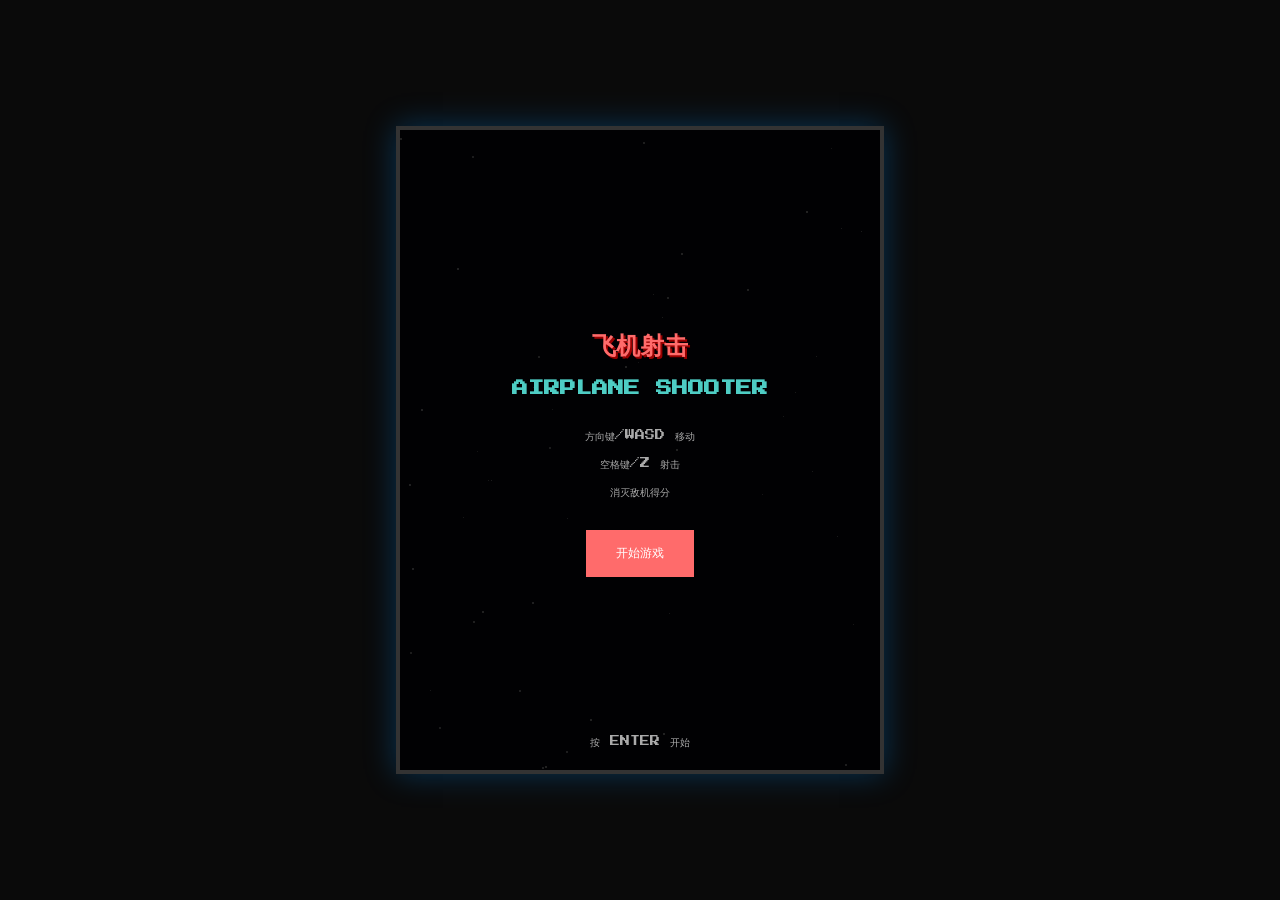
<file: Airplane game/index.html>
<!DOCTYPE html>
<html lang="zh-CN">
<head>
    <meta charset="UTF-8">
    <meta name="viewport" content="width=device-width, initial-scale=1.0, user-scalable=no">
    <title>Airplane Game - 飞机射击</title>
    <link href="https://fonts.googleapis.com/css2?family=Press+Start+2P&display=swap" rel="stylesheet">
    <link rel="stylesheet" href="css/style.css">
</head>
<body>
    <div id="gameContainer">
        <canvas id="gameCanvas" width="480" height="640"></canvas>

        <div id="startScreen" class="overlay">
            <h1>飞机射击</h1>
            <h2>AIRPLANE SHOOTER</h2>
            <p>方向键/WASD 移动</p>
            <p>空格键/Z 射击</p>
            <p>消灭敌机得分</p>
            <button class="btn" onclick="game.start()">开始游戏</button>
            <p class="controls-hint">按 ENTER 开始</p>
        </div>

        <div id="gameOverScreen" class="overlay hidden">
            <h1>游戏结束</h1>
            <h2>GAME OVER</h2>
            <div class="score-display">得分: <span id="finalScore">0</span></div>
            <button class="btn" onclick="game.restart()">再来一次</button>
            <p class="controls-hint">按 ENTER 重新开始</p>
        </div>
    </div>

    <script src="js/game.js"></script>
</body>
</html>
</file>
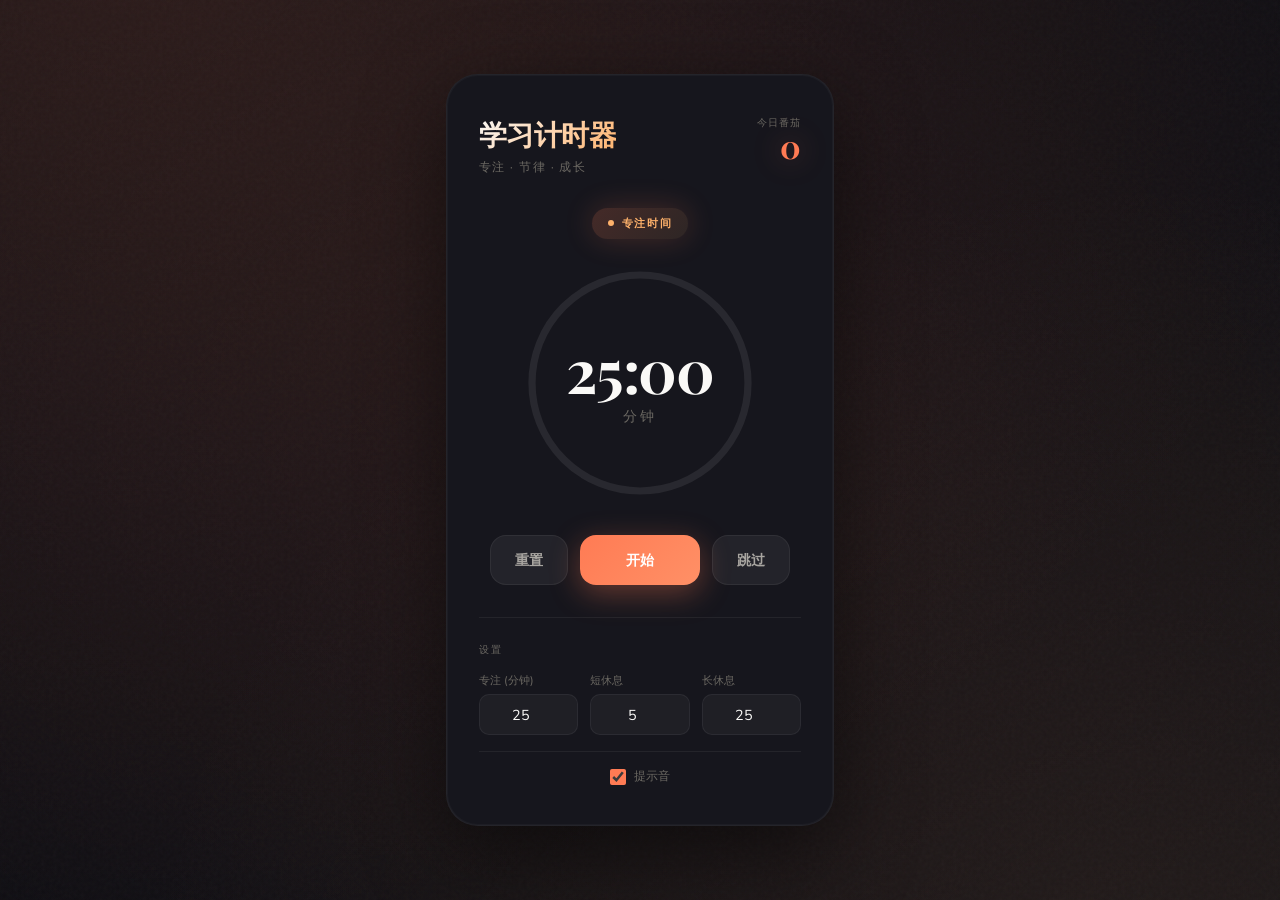
<file: pomodoro.html>
<!DOCTYPE html>
<html lang="zh-CN">
<head>
  <meta charset="UTF-8">
  <meta name="viewport" content="width=device-width, initial-scale=1.0">
  <title>学习计时器</title>
  <link rel="preconnect" href="https://fonts.googleapis.com">
  <link rel="preconnect" href="https://fonts.gstatic.com" crossorigin>
  <link href="https://fonts.googleapis.com/css2?family=Nunito+Sans:wght@400;600;700&family=Playfair+Display:wght@500;600;700&display=swap" rel="stylesheet">
  <style>
    :root {
      --bg-deep: #0d0d12;
      --bg-card: #16161d;
      --accent-warm: #ff7b54;
      --accent-coral: #ffb26b;
      --accent-glow: rgba(255, 123, 84, 0.4);
      --text-primary: #faf9f7;
      --text-secondary: #a8a5a0;
      --text-muted: #6b6862;
      --border-subtle: rgba(255, 255, 255, 0.06);
      --ring-track: rgba(255, 255, 255, 0.08);
    }

    * {
      margin: 0;
      padding: 0;
      box-sizing: border-box;
    }

    body {
      font-family: 'Nunito Sans', system-ui, sans-serif;
      min-height: 100vh;
      display: flex;
      justify-content: center;
      align-items: center;
      background: var(--bg-deep);
      color: var(--text-primary);
      overflow: hidden;
    }

    /* Atmospheric background */
    .atmosphere {
      position: fixed;
      inset: 0;
      pointer-events: none;
      z-index: 0;
    }
    .atmosphere::before {
      content: '';
      position: absolute;
      top: -50%;
      left: -50%;
      width: 200%;
      height: 200%;
      background:
        radial-gradient(ellipse at 30% 20%, rgba(255, 123, 84, 0.12) 0%, transparent 50%),
        radial-gradient(ellipse at 70% 80%, rgba(255, 178, 107, 0.08) 0%, transparent 40%),
        radial-gradient(ellipse at 50% 50%, rgba(255, 123, 84, 0.05) 0%, transparent 60%);
      animation: atmosphereBreath 8s ease-in-out infinite;
    }
    @keyframes atmosphereBreath {
      0%, 100% { opacity: 0.6; transform: scale(1); }
      50% { opacity: 1; transform: scale(1.05); }
    }

    /* Subtle grain texture */
    .atmosphere::after {
      content: '';
      position: absolute;
      inset: 0;
      background-image: url("data:image/svg+xml,%3Csvg viewBox='0 0 256 256' xmlns='http://www.w3.org/2000/svg'%3E%3Cfilter id='noise'%3E%3CfeTurbulence type='fractalNoise' baseFrequency='0.9' numOctaves='4' stitchTiles='stitch'/%3E%3C/filter%3E%3Crect width='100%25' height='100%25' filter='url(%23noise)'/%3E%3C/svg%3E");
      opacity: 0.03;
      mix-blend-mode: overlay;
    }

    .app {
      position: relative;
      z-index: 1;
      width: 100%;
      max-width: 420px;
      padding: 1rem;
    }

    .card {
      background: var(--bg-card);
      border-radius: 32px;
      padding: 2.5rem 2rem;
      border: 1px solid var(--border-subtle);
      box-shadow:
        0 24px 80px rgba(0, 0, 0, 0.5),
        0 0 0 1px rgba(255, 255, 255, 0.03) inset;
    }

    /* Header */
    .header {
      display: flex;
      justify-content: space-between;
      align-items: flex-start;
      margin-bottom: 2rem;
    }
    .brand {
      display: flex;
      flex-direction: column;
      gap: 0.25rem;
    }
    .brand h1 {
      font-family: 'Playfair Display', serif;
      font-size: 1.75rem;
      font-weight: 600;
      letter-spacing: -0.02em;
      background: linear-gradient(135deg, var(--text-primary) 0%, var(--accent-coral) 100%);
      -webkit-background-clip: text;
      -webkit-text-fill-color: transparent;
      background-clip: text;
    }
    .brand .subtitle {
      font-size: 0.75rem;
      color: var(--text-muted);
      text-transform: uppercase;
      letter-spacing: 0.12em;
    }
    .stats {
      text-align: right;
    }
    .stats-label {
      font-size: 0.65rem;
      color: var(--text-muted);
      text-transform: uppercase;
      letter-spacing: 0.1em;
    }
    .stats-value {
      font-family: 'Playfair Display', serif;
      font-size: 2rem;
      font-weight: 700;
      color: var(--accent-warm);
      line-height: 1;
      text-shadow: 0 0 30px var(--accent-glow);
    }

    /* Phase indicator */
    .phase-container {
      text-align: center;
      margin-bottom: 1.5rem;
    }
    .phase-tag {
      display: inline-flex;
      align-items: center;
      gap: 0.5rem;
      padding: 0.5rem 1rem;
      border-radius: 100px;
      font-size: 0.7rem;
      font-weight: 600;
      text-transform: uppercase;
      letter-spacing: 0.15em;
      transition: all 0.5s cubic-bezier(0.4, 0, 0.2, 1);
    }
    .phase-tag.focus {
      background: linear-gradient(135deg, rgba(255, 123, 84, 0.2), rgba(255, 178, 107, 0.1));
      color: var(--accent-coral);
      box-shadow: 0 0 30px rgba(255, 123, 84, 0.2);
    }
    .phase-tag.shortBreak {
      background: linear-gradient(135deg, rgba(72, 199, 142, 0.2), rgba(72, 199, 142, 0.1));
      color: #48c78e;
      box-shadow: 0 0 30px rgba(72, 199, 142, 0.15);
    }
    .phase-tag.longBreak {
      background: linear-gradient(135deg, rgba(72, 199, 142, 0.25), rgba(50, 180, 100, 0.15));
      color: #32b450;
      box-shadow: 0 0 30px rgba(50, 180, 100, 0.2);
    }
    .phase-dot {
      width: 6px;
      height: 6px;
      border-radius: 50%;
      background: currentColor;
      animation: phasePulse 2s ease-in-out infinite;
    }
    @keyframes phasePulse {
      0%, 100% { opacity: 1; }
      50% { opacity: 0.4; }
    }

    /* Timer display */
    .timer-zone {
      position: relative;
      display: flex;
      justify-content: center;
      align-items: center;
      margin-bottom: 2rem;
    }
    .timer-ring {
      width: 240px;
      height: 240px;
      position: relative;
    }
    .timer-ring svg {
      width: 100%;
      height: 100%;
      transform: rotate(-90deg);
    }
    .ring-bg {
      fill: none;
      stroke: var(--ring-track);
      stroke-width: 6;
    }
    .ring-progress {
      fill: none;
      stroke: url(#ringGradient);
      stroke-width: 8;
      stroke-linecap: round;
      transition: stroke-dashoffset 1s linear;
      filter: drop-shadow(0 0 12px var(--accent-glow));
    }
    .ring-glow {
      fill: none;
      stroke: url(#ringGradient);
      stroke-width: 20;
      stroke-linecap: round;
      opacity: 0.15;
      transition: stroke-dashoffset 1s linear;
    }

    .timer-content {
      position: absolute;
      inset: 0;
      display: flex;
      flex-direction: column;
      justify-content: center;
      align-items: center;
    }
    .time-display {
      font-family: 'Playfair Display', serif;
      font-size: 3.75rem;
      font-weight: 700;
      letter-spacing: -0.02em;
      color: var(--text-primary);
      line-height: 1;
      font-variant-numeric: tabular-nums;
    }
    .time-suffix {
      font-family: 'Nunito Sans', sans-serif;
      font-size: 0.875rem;
      font-weight: 400;
      color: var(--text-muted);
      margin-top: 0.5rem;
      text-transform: uppercase;
      letter-spacing: 0.2em;
    }

    /* Breathing animation when running */
    .timer-zone.running .time-display {
      animation: timeBreath 4s ease-in-out infinite;
    }
    @keyframes timeBreath {
      0%, 100% { opacity: 1; }
      50% { opacity: 0.85; }
    }
    .timer-zone.running .ring-progress {
      animation: ringPulse 4s ease-in-out infinite;
    }
    @keyframes ringPulse {
      0%, 100% { filter: drop-shadow(0 0 12px var(--accent-glow)); }
      50% { filter: drop-shadow(0 0 25px var(--accent-glow)); }
    }

    /* Controls */
    .controls {
      display: flex;
      justify-content: center;
      gap: 0.75rem;
    }
    .btn {
      padding: 0.875rem 1.5rem;
      border: none;
      border-radius: 16px;
      font-family: 'Nunito Sans', sans-serif;
      font-size: 0.9rem;
      font-weight: 600;
      cursor: pointer;
      transition: all 0.3s cubic-bezier(0.4, 0, 0.2, 1);
      position: relative;
      overflow: hidden;
    }
    .btn::before {
      content: '';
      position: absolute;
      inset: 0;
      background: linear-gradient(135deg, rgba(255,255,255,0.1) 0%, transparent 50%);
      opacity: 0;
      transition: opacity 0.3s ease;
    }
    .btn:hover::before {
      opacity: 1;
    }
    .btn:active {
      transform: scale(0.97);
    }

    .btn-primary {
      background: linear-gradient(135deg, var(--accent-warm) 0%, #ff9066 100%);
      color: #fff;
      min-width: 120px;
      box-shadow: 0 8px 30px rgba(255, 123, 84, 0.35);
    }
    .btn-primary:hover {
      box-shadow: 0 12px 40px rgba(255, 123, 84, 0.5);
      transform: translateY(-2px);
    }

    .btn-secondary {
      background: rgba(255, 255, 255, 0.06);
      color: var(--text-secondary);
      border: 1px solid var(--border-subtle);
    }
    .btn-secondary:hover {
      background: rgba(255, 255, 255, 0.1);
      color: var(--text-primary);
      border-color: rgba(255, 255, 255, 0.1);
      transform: translateY(-2px);
    }

    /* Settings */
    .settings {
      margin-top: 2rem;
      padding-top: 1.5rem;
      border-top: 1px solid var(--border-subtle);
    }
    .settings-title {
      font-size: 0.65rem;
      color: var(--text-muted);
      text-transform: uppercase;
      letter-spacing: 0.15em;
      margin-bottom: 1rem;
    }
    .settings-grid {
      display: grid;
      grid-template-columns: repeat(3, 1fr);
      gap: 0.75rem;
    }
    .setting-item {
      display: flex;
      flex-direction: column;
      gap: 0.4rem;
    }
    .setting-item label {
      font-size: 0.7rem;
      color: var(--text-muted);
    }
    .setting-item input {
      width: 100%;
      padding: 0.6rem 0.5rem;
      border: 1px solid var(--border-subtle);
      border-radius: 10px;
      background: rgba(255, 255, 255, 0.04);
      color: var(--text-primary);
      font-family: 'Nunito Sans', sans-serif;
      font-size: 0.9rem;
      text-align: center;
      transition: all 0.25s ease;
    }
    .setting-item input:focus {
      outline: none;
      border-color: var(--accent-warm);
      background: rgba(255, 123, 84, 0.08);
      box-shadow: 0 0 20px rgba(255, 123, 84, 0.15);
    }

    /* Sound toggle */
    .sound-toggle {
      display: flex;
      align-items: center;
      justify-content: center;
      gap: 0.5rem;
      margin-top: 1rem;
      padding-top: 1rem;
      border-top: 1px solid var(--border-subtle);
    }
    .sound-toggle label {
      font-size: 0.75rem;
      color: var(--text-muted);
      cursor: pointer;
    }
    .sound-toggle input[type="checkbox"] {
      width: 16px;
      height: 16px;
      accent-color: var(--accent-warm);
      cursor: pointer;
    }

    /* Responsive */
    @media (max-width: 480px) {
      .card {
        padding: 2rem 1.25rem;
        border-radius: 24px;
      }
      .timer-ring {
        width: 200px;
        height: 200px;
      }
      .time-display {
        font-size: 3rem;
      }
      .settings-grid {
        grid-template-columns: repeat(3, 1fr);
        gap: 0.5rem;
      }
    }
  </style>
</head>
<body>
  <div class="atmosphere"></div>
  <div class="app">
    <div class="card">
      <header class="header">
        <div class="brand">
          <h1>学习计时器</h1>
          <span class="subtitle">专注 · 节律 · 成长</span>
        </div>
        <div class="stats">
          <div class="stats-label">今日番茄</div>
          <div class="stats-value" id="pomodoroCount">0</div>
        </div>
      </header>

      <div class="phase-container">
        <span class="phase-tag focus" id="phaseTag">
          <span class="phase-dot"></span>
          <span id="phaseLabel">专注时间</span>
        </span>
      </div>

      <div class="timer-zone" id="timerZone">
        <div class="timer-ring">
          <svg viewBox="0 0 200 200">
            <defs>
              <linearGradient id="ringGradient" x1="0%" y1="0%" x2="100%" y2="100%">
                <stop offset="0%" style="stop-color:#ff7b54"/>
                <stop offset="100%" style="stop-color:#ffb26b"/>
              </linearGradient>
            </defs>
            <circle class="ring-bg" cx="100" cy="100" r="90"/>
            <circle class="ring-glow" id="ringGlow" cx="100" cy="100" r="90"/>
            <circle class="ring-progress" id="ringProgress" cx="100" cy="100" r="90"/>
          </svg>
          <div class="timer-content">
            <div class="time-display" id="timeDisplay">25:00</div>
            <div class="time-suffix" id="timeSuffix">分钟</div>
          </div>
        </div>
      </div>

      <div class="controls">
        <button class="btn btn-secondary" id="resetBtn">重置</button>
        <button class="btn btn-primary" id="startBtn">开始</button>
        <button class="btn btn-secondary" id="skipBtn">跳过</button>
      </div>

      <div class="settings">
        <div class="settings-title">设置</div>
        <div class="settings-grid">
          <div class="setting-item">
            <label>专注 (分钟)</label>
            <input type="number" id="focusTime" min="1" max="60" value="25">
          </div>
          <div class="setting-item">
            <label>短休息</label>
            <input type="number" id="shortBreakTime" min="1" max="30" value="5">
          </div>
          <div class="setting-item">
            <label>长休息</label>
            <input type="number" id="longBreakTime" min="1" max="60" value="25">
          </div>
        </div>
        <div class="sound-toggle">
          <input type="checkbox" id="soundToggle" checked>
          <label for="soundToggle">提示音</label>
        </div>
      </div>
    </div>
  </div>

  <script>
    const PHASE_CONFIG = {
      focus: { duration: 25 * 60, label: '专注时间', tagClass: 'focus' },
      shortBreak: { duration: 5 * 60, label: '短休息', tagClass: 'shortBreak' },
      longBreak: { duration: 25 * 60, label: '长休息', tagClass: 'longBreak' }
    };
    const RING_CIRCUMFERENCE = 2 * Math.PI * 90;

    let state = {
      phase: 'focus',
      timeLeft: PHASE_CONFIG.focus.duration,
      isRunning: false,
      pomodorosCompleted: 0,
      soundEnabled: true
    };

    let timerInterval = null;

    // DOM elements
    const $ = id => document.getElementById(id);
    const timerZone = $('timerZone');
    const timeDisplay = $('timeDisplay');
    const timeSuffix = $('timeSuffix');
    const phaseTag = $('phaseTag');
    const phaseLabel = $('phaseLabel');
    const pomodoroCount = $('pomodoroCount');
    const ringProgress = $('ringProgress');
    const ringGlow = $('ringGlow');
    const startBtn = $('startBtn');
    const resetBtn = $('resetBtn');
    const skipBtn = $('skipBtn');
    const soundToggle = $('soundToggle');
    const focusInput = $('focusTime');
    const shortBreakInput = $('shortBreakTime');
    const longBreakInput = $('longBreakTime');

    function formatTime(seconds) {
      const m = Math.floor(seconds / 60);
      const s = seconds % 60;
      return `${m.toString().padStart(2, '0')}:${s.toString().padStart(2, '0')}`;
    }

    function updateRing(progress) {
      const offset = RING_CIRCUMFERENCE * (1 - progress);
      ringProgress.style.strokeDasharray = RING_CIRCUMFERENCE;
      ringProgress.style.strokeDashoffset = offset;
      ringGlow.style.strokeDasharray = RING_CIRCUMFERENCE;
      ringGlow.style.strokeDashoffset = offset;
    }

    function updateUI() {
      const config = PHASE_CONFIG[state.phase];
      const progress = (config.duration - state.timeLeft) / config.duration;

      timeDisplay.textContent = formatTime(state.timeLeft);
      pomodoroCount.textContent = state.pomodorosCompleted;

      phaseTag.className = `phase-tag ${config.tagClass}`;
      phaseLabel.textContent = config.label;

      timerZone.classList.toggle('running', state.isRunning);
      startBtn.textContent = state.isRunning ? '暂停' : '开始';

      updateRing(progress);
    }

    function getNextPhase() {
      if (state.phase === 'focus') {
        return (state.pomodorosCompleted + 1) % 4 === 0 ? 'longBreak' : 'shortBreak';
      }
      return 'focus';
    }

    function playSound() {
      if (!state.soundEnabled) return;
      try {
        const ctx = new (window.AudioContext || window.webkitAudioContext)();
        const osc = ctx.createOscillator();
        const gain = ctx.createGain();
        osc.connect(gain);
        gain.connect(ctx.destination);
        osc.type = 'sine';
        osc.frequency.setValueAtTime(523, ctx.currentTime);
        osc.frequency.setValueAtTime(659, ctx.currentTime + 0.15);
        osc.frequency.setValueAtTime(784, ctx.currentTime + 0.3);
        gain.gain.setValueAtTime(0.25, ctx.currentTime);
        gain.gain.exponentialRampToValueAtTime(0.01, ctx.currentTime + 0.6);
        osc.start(ctx.currentTime);
        osc.stop(ctx.currentTime + 0.6);
      } catch (e) {}
    }

    function sendNotification() {
      if (!('Notification' in window)) return;
      if (Notification.permission === 'granted') {
        const messages = {
          focus: '专注时间结束！休息一下吧～',
          shortBreak: '短休息结束！继续专注',
          longBreak: '长休息结束！开始新的学习'
        };
        new Notification('学习计时器', { body: messages[state.phase] });
      }
    }

    function tick() {
      if (state.timeLeft <= 1) {
        clearInterval(timerInterval);
        timerInterval = null;
        state.isRunning = false;
        playSound();
        sendNotification();

        if (state.phase === 'focus') {
          state.pomodorosCompleted++;
        }
        state.phase = getNextPhase();
        state.timeLeft = PHASE_CONFIG[state.phase].duration;
        updateUI();
        return;
      }
      state.timeLeft--;
      updateUI();
    }

    function handleStartPause() {
      if (state.isRunning) {
        clearInterval(timerInterval);
        timerInterval = null;
        state.isRunning = false;
      } else {
        state.isRunning = true;
        timerInterval = setInterval(tick, 1000);
      }
      updateUI();
    }

    function handleReset() {
      if (timerInterval) {
        clearInterval(timerInterval);
        timerInterval = null;
      }
      state.isRunning = false;
      state.timeLeft = PHASE_CONFIG[state.phase].duration;
      updateUI();
    }

    function handleSkip() {
      if (timerInterval) {
        clearInterval(timerInterval);
        timerInterval = null;
      }
      if (state.phase === 'focus') {
        state.pomodorosCompleted++;
      }
      state.phase = getNextPhase();
      state.timeLeft = PHASE_CONFIG[state.phase].duration;
      state.isRunning = false;
      updateUI();
    }

    function updateDurations() {
      PHASE_CONFIG.focus.duration = (parseInt(focusInput.value) || 25) * 60;
      PHASE_CONFIG.shortBreak.duration = (parseInt(shortBreakInput.value) || 5) * 60;
      PHASE_CONFIG.longBreak.duration = (parseInt(longBreakInput.value) || 25) * 60;
      if (!state.isRunning) {
        state.timeLeft = PHASE_CONFIG[state.phase].duration;
        updateUI();
      }
    }

    // Event bindings
    startBtn.addEventListener('click', handleStartPause);
    resetBtn.addEventListener('click', handleReset);
    skipBtn.addEventListener('click', handleSkip);
    soundToggle.addEventListener('change', e => state.soundEnabled = e.target.checked);
    focusInput.addEventListener('change', updateDurations);
    shortBreakInput.addEventListener('change', updateDurations);
    longBreakInput.addEventListener('change', updateDurations);

    // Initialize notification permission
    if ('Notification' in window && Notification.permission === 'default') {
      Notification.requestPermission();
    }

    updateUI();
  </script>
</body>
</html>
</file>
<file: Airplane game/css/style.css>
* {
    margin: 0;
    padding: 0;
    box-sizing: border-box;
}

body {
    background: #0a0a0a;
    display: flex;
    justify-content: center;
    align-items: center;
    min-height: 100vh;
    font-family: 'Press Start 2P', monospace;
    overflow: hidden;
}

#gameContainer {
    position: relative;
    border: 4px solid #333;
    box-shadow: 0 0 30px rgba(0, 150, 255, 0.3);
}

#gameCanvas {
    display: block;
    image-rendering: pixelated;
    image-rendering: crisp-edges;
    background: #000;
}

.overlay {
    position: absolute;
    top: 0;
    left: 0;
    width: 100%;
    height: 100%;
    display: flex;
    flex-direction: column;
    justify-content: center;
    align-items: center;
    background: rgba(0, 0, 0, 0.85);
    color: #fff;
    text-align: center;
    z-index: 10;
}

.overlay.hidden {
    display: none;
}

.overlay h1 {
    font-size: 24px;
    color: #ff6b6b;
    text-shadow: 2px 2px 0 #900;
    margin-bottom: 20px;
    line-height: 1.5;
}

.overlay h2 {
    font-size: 16px;
    color: #4ecdc4;
    margin-bottom: 30px;
}

.overlay p {
    font-size: 10px;
    color: #aaa;
    margin-bottom: 10px;
    line-height: 1.8;
}

.btn {
    font-family: 'Press Start 2P', monospace;
    font-size: 12px;
    padding: 15px 30px;
    background: #ff6b6b;
    color: #fff;
    border: none;
    cursor: pointer;
    text-transform: uppercase;
    transition: all 0.2s;
    margin-top: 20px;
}

.btn:hover {
    background: #ff5252;
    transform: scale(1.05);
}

.score-display {
    font-size: 14px;
    color: #ffe66d;
    margin: 15px 0;
}

.controls-hint {
    position: absolute;
    bottom: 10px;
    font-size: 8px;
    color: #666;
}
</file>
